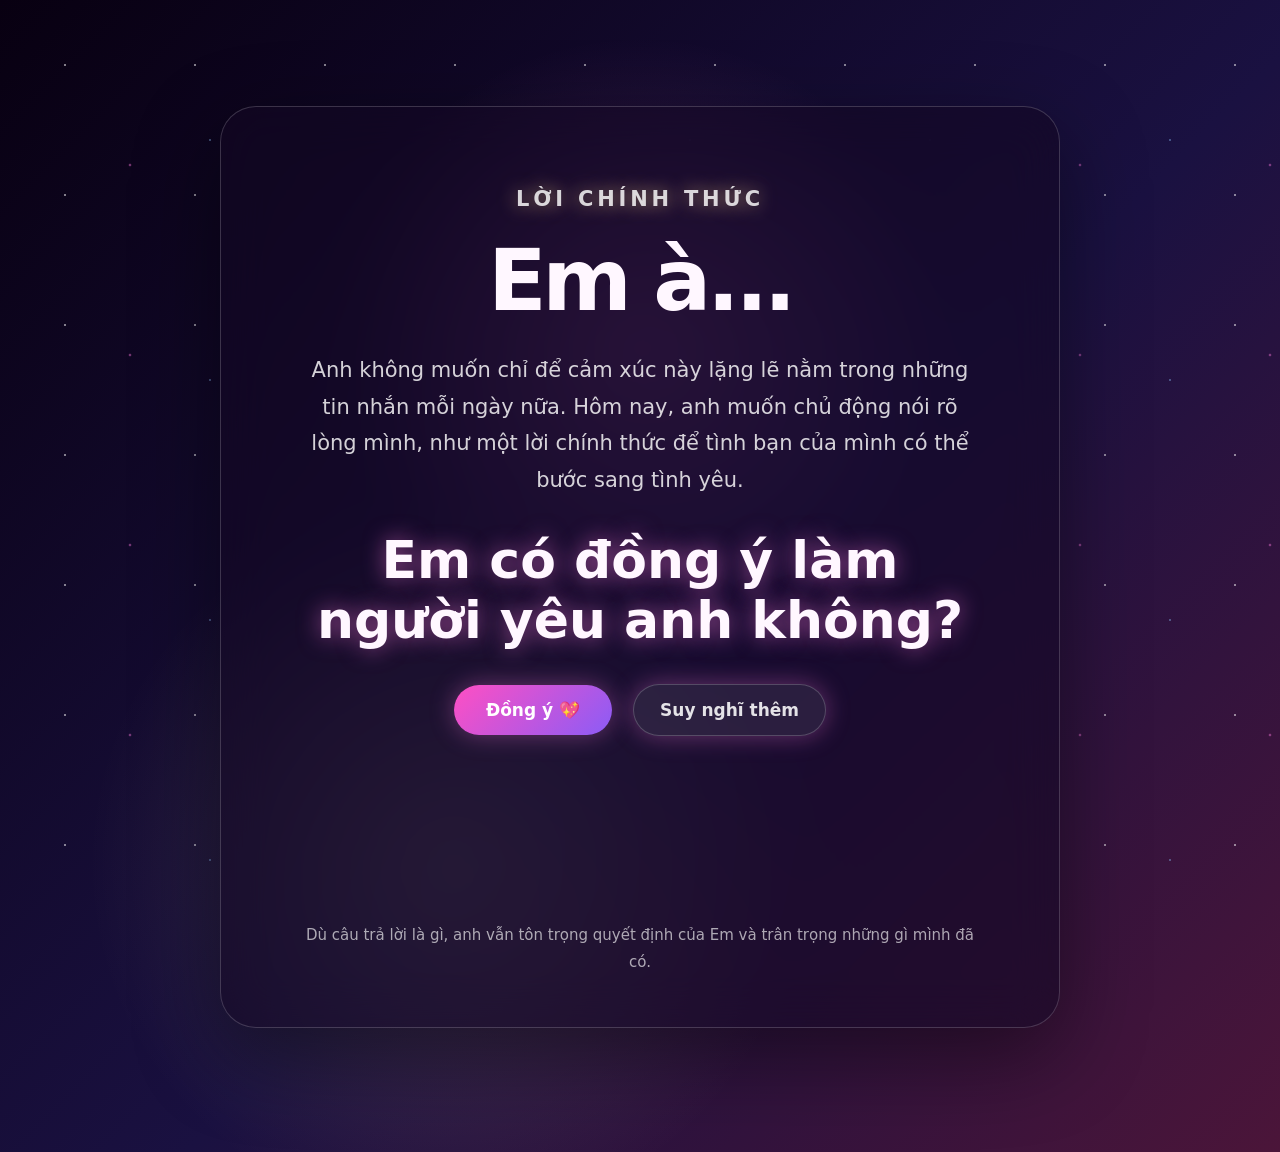
<file: choice.html>
<!DOCTYPE html>
<html lang="vi">
<head>
  <meta charset="UTF-8" />
  <meta name="viewport" content="width=device-width, initial-scale=1.0, viewport-fit=cover" />
  <title>Một câu hỏi dành cho Em</title>
  <link rel="stylesheet" href="assets/css/style.css" />
</head>
<body class="choice-page">
  <div class="choice-sky"></div>
  <main class="choice-card">
    <p class="eyebrow">Lời chính thức</p>
    <h1>Em à...</h1>
    <p>
      Anh không muốn chỉ để cảm xúc này lặng lẽ nằm trong những tin nhắn mỗi ngày nữa.
      Hôm nay, anh muốn chủ động nói rõ lòng mình, như một lời chính thức để tình bạn của mình
      có thể bước sang tình yêu.
    </p>
    <h2>Em có đồng ý làm người yêu anh không?</h2>

    <div class="choice-actions" id="choiceArea">
      <button class="yes-btn" id="yesBtn" type="button">Đồng ý 💖</button>
      <button class="think-btn" id="thinkBtn" type="button">Suy nghĩ thêm</button>
    </div>

    <p class="choice-note" id="choiceNote">
      Dù câu trả lời là gì, anh vẫn tôn trọng quyết định của Em và trân trọng những gì mình đã có.
    </p>
  </main>

  <script src="assets/js/choice.js"></script>
</body>
</html>
</file>
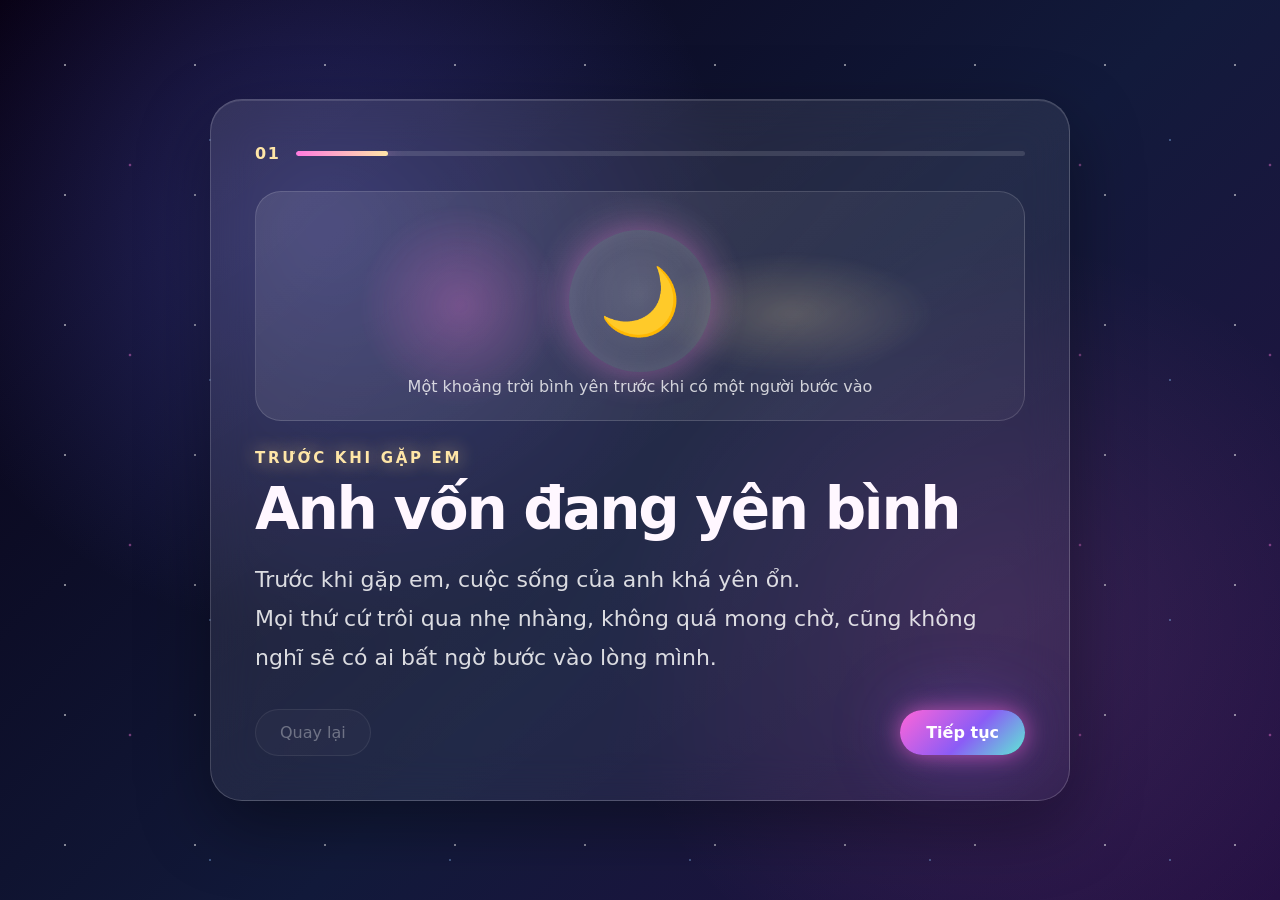
<file: story.html>
<!DOCTYPE html>
<html lang="vi">
<head>
  <meta charset="UTF-8" />
  <meta name="viewport" content="width=device-width, initial-scale=1.0, viewport-fit=cover" />
  <title>Câu chuyện gửi Em</title>
  <link rel="stylesheet" href="assets/css/style.css" />
</head>
<body class="story-page story-bg-peace">
  <div class="story-stars"></div>

  <main class="story-shell">
    <section class="story-card" id="storyCard">
      <div class="story-topline">
        <span id="storyStep">01</span>
        <div class="progress-track"><div class="progress-bar" id="progressBar"></div></div>
      </div>

      <div class="scene-frame">
        <div class="scene-orb" id="sceneOrb">🌙</div>
        <div class="scene-caption" id="sceneCaption">Một ngày bình yên</div>
      </div>

      <p class="eyebrow" id="storyTag">Mở đầu</p>
      <h1 id="storyTitle">Anh vốn đang yên bình</h1>
      <p class="story-text" id="storyText"></p>

      <div class="story-actions">
        <button class="ghost-btn" id="backBtn" type="button">Quay lại</button>
        <button class="primary-btn compact" id="nextBtn" type="button">Tiếp tục</button>
      </div>
    </section>
  </main>

  <script src="assets/js/story.js"></script>
</body>
</html>
</file>
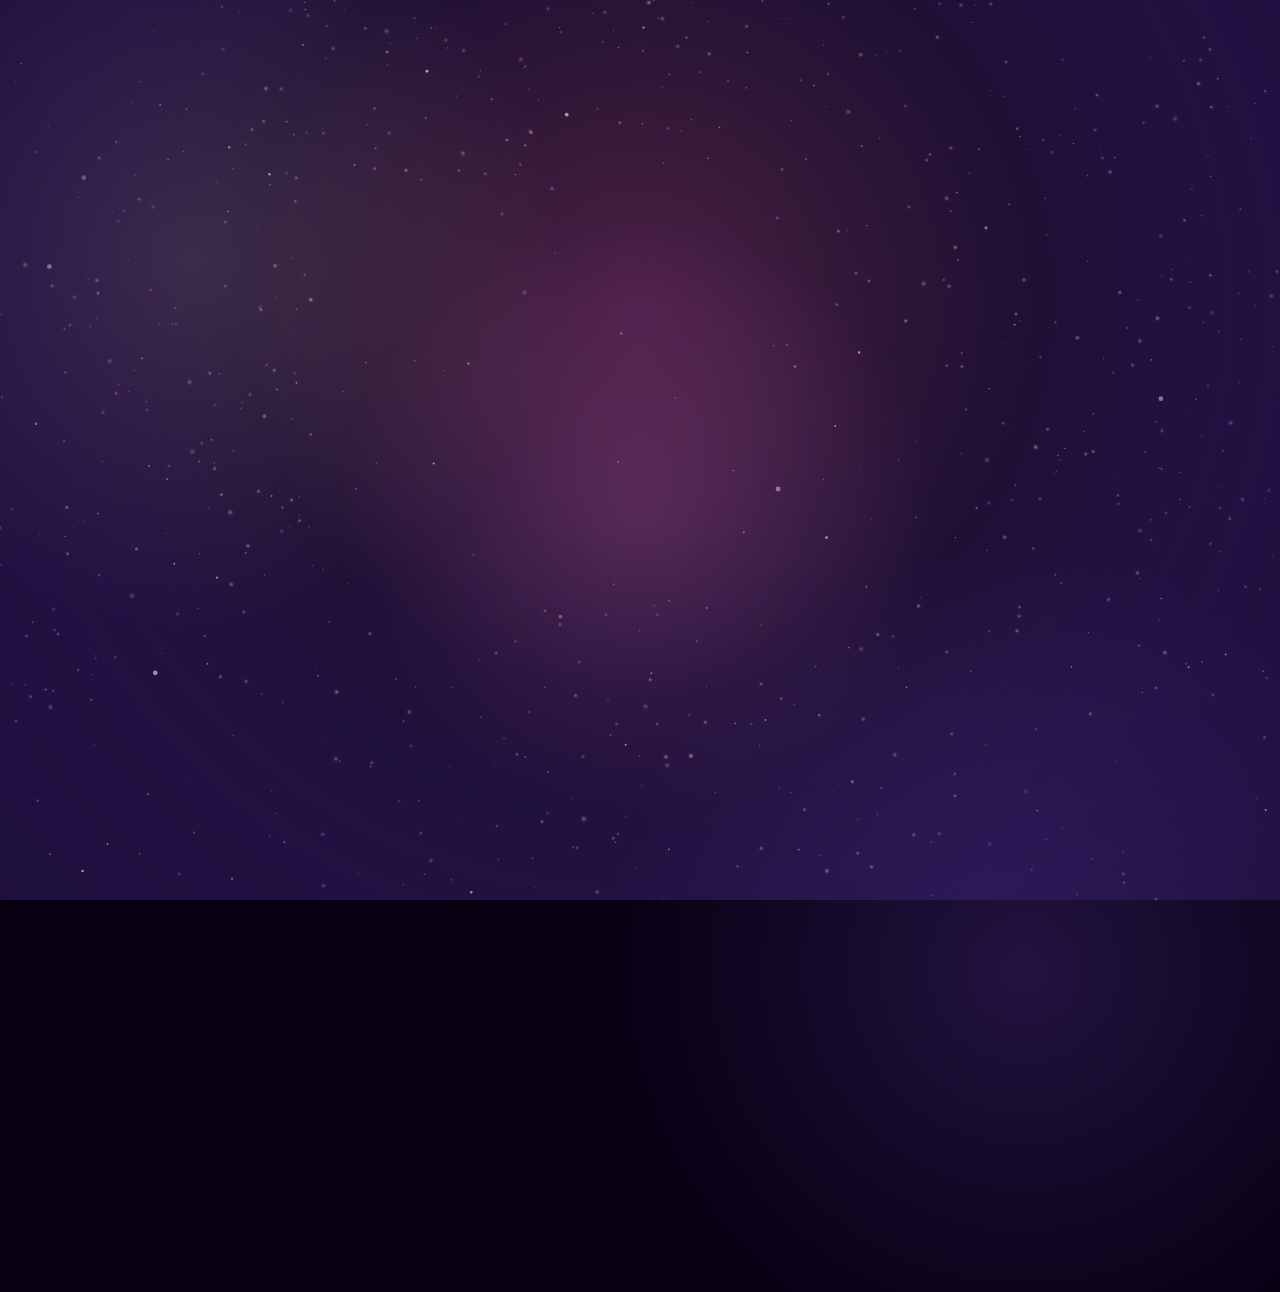
<file: yes.html>
<!DOCTYPE html>
<html lang="vi">
<head>
  <meta charset="UTF-8" />
  <meta name="viewport" content="width=device-width, initial-scale=1.0, viewport-fit=cover" />
  <title>Cảm ơn Em</title>
  <link rel="stylesheet" href="assets/css/style.css" />
</head>
<body class="yes-page">
  <canvas id="heartCanvas" aria-label="Trái tim bằng điểm sáng"></canvas>
  <div class="floating-hearts" id="floatingHearts" aria-hidden="true"></div>

  <button class="promise-toggle" id="promiseToggle" type="button" aria-controls="promiseCard">
    Hiện lời hứa
  </button>

  <main class="promise-card promise-card-hidden" id="promiseCard" aria-live="polite">
    <p class="eyebrow">Cảm ơn Em đã đồng ý</p>
    <h1>Từ hôm nay, anh sẽ yêu thương Em bằng sự chân thành nhất.</h1>

    <div class="promise-list">
      <p>💗 Anh hứa sẽ luôn nghiêm túc với tình cảm này, không chỉ trong khoảnh khắc hôm nay... mà cả những ngày sau.</p>
      <p>🌷 Anh sẽ lắng nghe khi em vui, ở bên khi em buồn, và tôn trọng cảm xúc của em.</p>
      <p>🌙 Dù cách nhau rất xa, nhưng anh mong thời gian chỉ giúp chúng ta càng yêu nhau hơn.</p>
      <p>✨ Anh không hứa mọi thứ sẽ hoàn hảo, nhưng anh hứa sẽ tử tế, chân thành và cố gắng vì tình yêu này.</p>
    </div>

    <p class="signature">— Người đã tìm thấy em giữa bầu trời đầy sao</p>
  </main>

  <script src="assets/js/yes-heart.js"></script>
</body>
</html>
</file>
<file: assets/css/style.css>
:root {
  --bg: #070012;
  --white: #fff7ff;
  --soft: rgba(255, 247, 255, 0.78);
  --pink: #ff7adf;
  --pink-2: #ffb3ee;
  --violet: #8b5cf6;
  --gold: #ffe6a7;
  --glass: rgba(20, 10, 36, 0.56);
  --glass-2: rgba(255, 255, 255, 0.08);
  --border: rgba(255, 255, 255, 0.18);
}

* {
  margin: 0;
  padding: 0;
  box-sizing: border-box;
}

html,
body {
  width: 100%;
  min-height: 100%;
  background: var(--bg);
  color: var(--white);
  font-family: "Segoe UI", system-ui, -apple-system, BlinkMacSystemFont, Arial, sans-serif;
}

button {
  font: inherit;
}

/* ===================== INTRO ===================== */
.intro-page {
  height: 100vh;
  overflow: hidden;
  background:
    radial-gradient(circle at 50% 45%, rgba(92, 40, 140, 0.25), transparent 35%),
    #070012;
}

#galaxyCanvas {
  position: fixed;
  inset: 0;
  width: 100%;
  height: 100%;
  display: block;
  cursor: grab;
  touch-action: none;
}

#galaxyCanvas:active {
  cursor: grabbing;
}

.intro-content {
  position: fixed;
  left: 50%;
  top: 47%;
  transform: translate(-50%, -50%);
  z-index: 3;
  width: min(760px, calc(100vw - 36px));
  text-align: center;
  pointer-events: none;
  transition: opacity 0.8s ease, transform 0.8s ease;
}

.intro-content.hide {
  opacity: 0;
  transform: translate(-50%, -54%) scale(0.96);
}

.eyebrow {
  color: var(--gold);
  text-transform: uppercase;
  letter-spacing: 0.18em;
  font-size: clamp(12px, 1.8vw, 15px);
  font-weight: 700;
  text-shadow: 0 0 18px rgba(255, 218, 138, 0.65);
}

.intro-content h1 {
  margin-top: 12px;
  font-size: clamp(48px, 10vw, 112px);
  line-height: 0.95;
  letter-spacing: -0.05em;
  text-shadow:
    0 0 22px rgba(255, 122, 223, 0.72),
    0 0 80px rgba(139, 92, 246, 0.55);
}

.intro-text {
  width: min(660px, 100%);
  margin: 22px auto 0;
  color: var(--soft);
  font-size: clamp(16px, 2.2vw, 21px);
  line-height: 1.75;
}

.primary-btn,
.ghost-btn,
.yes-btn,
.think-btn {
  position: relative;
  isolation: isolate;
  border: 0;
  cursor: pointer;
  border-radius: 999px;
  color: white;
  transition: transform 0.25s ease, box-shadow 0.25s ease, opacity 0.25s ease;
}

.primary-btn {
  pointer-events: auto;
  margin-top: 34px;
  padding: 16px 34px;
  font-size: clamp(16px, 2.1vw, 19px);
  font-weight: 700;
  background: linear-gradient(135deg, #ff65d8, #8b5cf6 55%, #5eead4);
  box-shadow:
    0 0 22px rgba(255, 101, 216, 0.62),
    0 0 70px rgba(139, 92, 246, 0.42);
  overflow: hidden;
}

.primary-btn.compact {
  margin-top: 0;
  padding: 13px 26px;
  font-size: 16px;
}

.primary-btn:hover,
.yes-btn:hover {
  transform: translateY(-3px) scale(1.03);
}

.primary-btn:disabled {
  opacity: 0.7;
  cursor: wait;
}

.btn-glow {
  position: absolute;
  inset: -70%;
  z-index: -1;
  background: conic-gradient(from 0deg, transparent, rgba(255, 255, 255, 0.65), transparent 35%);
  animation: rotateGlow 2.8s linear infinite;
}

@keyframes rotateGlow {
  to { transform: rotate(360deg); }
}

.drag-hint {
  position: fixed;
  left: 50%;
  bottom: 26px;
  z-index: 3;
  transform: translateX(-50%);
  color: rgba(255, 255, 255, 0.78);
  font-size: 14px;
  letter-spacing: 0.04em;
  text-align: center;
  pointer-events: none;
  text-shadow: 0 0 14px rgba(255, 140, 240, 0.95);
  animation: floatHint 1.8s ease-in-out infinite;
  transition: opacity 0.6s ease;
}

.drag-hint.hide {
  opacity: 0;
}

.drag-hint span {
  display: block;
  margin-bottom: 7px;
  font-size: 26px;
}

@keyframes floatHint {
  0%, 100% { transform: translateX(-50%) translateY(0); opacity: 0.58; }
  50% { transform: translateX(-50%) translateY(-8px); opacity: 1; }
}

.transition-text {
  position: fixed;
  left: 50%;
  top: 50%;
  z-index: 4;
  transform: translate(-50%, -50%) scale(0.92);
  width: min(560px, calc(100vw - 32px));
  opacity: 0;
  pointer-events: none;
  text-align: center;
  font-size: clamp(22px, 5vw, 46px);
  line-height: 1.25;
  font-weight: 800;
  color: white;
  text-shadow:
    0 0 18px rgba(255, 122, 223, 0.95),
    0 0 80px rgba(255, 255, 255, 0.62);
  transition: opacity 0.7s ease, transform 0.7s ease;
}

.transition-text.show {
  opacity: 1;
  transform: translate(-50%, -50%) scale(1);
}

/* ===================== STORY ===================== */
.story-page {
  min-height: 100vh;
  overflow-x: hidden;
  background: #0b0618;
  transition: background 0.7s ease;
}

.story-bg-peace {
  background:
    radial-gradient(circle at 25% 25%, rgba(99, 102, 241, 0.32), transparent 35%),
    radial-gradient(circle at 78% 70%, rgba(255, 122, 223, 0.12), transparent 33%),
    linear-gradient(135deg, #070012, #121a3b 55%, #261144);
}

.story-bg-meet {
  background:
    radial-gradient(circle at 72% 23%, rgba(255, 184, 108, 0.28), transparent 28%),
    radial-gradient(circle at 35% 75%, rgba(244, 114, 182, 0.23), transparent 35%),
    linear-gradient(135deg, #100017, #25165f 55%, #3b1238);
}

.story-bg-chat {
  background:
    radial-gradient(circle at 30% 30%, rgba(94, 234, 212, 0.16), transparent 28%),
    radial-gradient(circle at 75% 55%, rgba(255, 122, 223, 0.2), transparent 35%),
    linear-gradient(135deg, #030712, #111827 48%, #37123c);
}

.story-bg-screen {
  background:
    radial-gradient(circle at 50% 10%, rgba(147, 197, 253, 0.22), transparent 32%),
    linear-gradient(135deg, #060113, #12163d 50%, #2a0d33);
}

.story-bg-care {
  background:
    radial-gradient(circle at 25% 70%, rgba(96, 165, 250, 0.22), transparent 35%),
    radial-gradient(circle at 72% 30%, rgba(251, 113, 133, 0.24), transparent 30%),
    linear-gradient(135deg, #080014, #18213f 48%, #3b102d);
}

.story-bg-change {
  background:
    radial-gradient(circle at 72% 35%, rgba(252, 211, 77, 0.18), transparent 28%),
    radial-gradient(circle at 28% 65%, rgba(255, 122, 223, 0.22), transparent 35%),
    linear-gradient(135deg, #070012, #27184e 50%, #401633);
}

.story-bg-feeling {
  background:
    radial-gradient(circle at 50% 28%, rgba(255, 255, 255, 0.14), transparent 22%),
    radial-gradient(circle at 65% 66%, rgba(255, 122, 223, 0.21), transparent 35%),
    linear-gradient(135deg, #080011, #1a1444 55%, #43172f);
}

.story-bg-confess {
  background:
    radial-gradient(circle at 50% 45%, rgba(255, 122, 223, 0.25), transparent 32%),
    radial-gradient(circle at 50% 80%, rgba(255, 230, 167, 0.2), transparent 34%),
    linear-gradient(135deg, #090013, #301056 48%, #641943);
}

.story-stars,
.choice-sky {
  position: fixed;
  inset: 0;
  pointer-events: none;
  background-image:
    radial-gradient(circle, rgba(255,255,255,0.95) 0 1px, transparent 1.5px),
    radial-gradient(circle, rgba(255,122,223,0.8) 0 1px, transparent 1.7px),
    radial-gradient(circle, rgba(147,197,253,0.7) 0 1px, transparent 1.5px);
  background-size: 130px 130px, 190px 190px, 240px 240px;
  background-position: 0 0, 35px 70px, 90px 20px;
  opacity: 0.52;
  animation: starDrift 36s linear infinite;
}

@keyframes starDrift {
  to { background-position: 260px 260px, 415px 330px, 410px 500px; }
}

.story-shell {
  min-height: 100vh;
  display: grid;
  place-items: center;
  padding: 40px 18px;
}

.story-card {
  position: relative;
  z-index: 2;
  width: min(860px, 100%);
  padding: clamp(22px, 4vw, 44px);
  border: 1px solid var(--border);
  border-radius: 32px;
  background: linear-gradient(145deg, rgba(255, 255, 255, 0.11), rgba(255, 255, 255, 0.045));
  box-shadow:
    0 24px 70px rgba(0, 0, 0, 0.38),
    inset 0 1px 0 rgba(255, 255, 255, 0.12);
  backdrop-filter: blur(22px);
  transition: transform 0.42s ease, opacity 0.42s ease;
}

.story-card.changing {
  opacity: 0;
  transform: translateY(16px) scale(0.985);
}

.story-topline {
  display: flex;
  align-items: center;
  gap: 16px;
  color: var(--gold);
  font-weight: 800;
  letter-spacing: 0.1em;
}

.progress-track {
  flex: 1;
  height: 5px;
  overflow: hidden;
  border-radius: 999px;
  background: rgba(255, 255, 255, 0.12);
}

.progress-bar {
  height: 100%;
  width: 0;
  border-radius: inherit;
  background: linear-gradient(90deg, var(--pink), var(--gold));
  box-shadow: 0 0 18px rgba(255, 122, 223, 0.72);
  transition: width 0.45s ease;
}

.scene-frame {
  position: relative;
  margin: 28px 0;
  min-height: 230px;
  overflow: hidden;
  border-radius: 26px;
  border: 1px solid rgba(255,255,255,0.14);
  background:
    radial-gradient(circle at 50% 45%, rgba(255,255,255,0.12), transparent 26%),
    linear-gradient(135deg, rgba(255,255,255,0.1), rgba(255,255,255,0.035));
}

.scene-frame::before,
.scene-frame::after {
  content: "";
  position: absolute;
  border-radius: 999px;
  filter: blur(4px);
  opacity: 0.84;
}

.scene-frame::before {
  width: 210px;
  height: 210px;
  left: 13%;
  top: 50%;
  background: radial-gradient(circle, rgba(255, 122, 223, 0.32), transparent 68%);
  transform: translateY(-50%);
}

.scene-frame::after {
  width: 280px;
  height: 120px;
  right: 12%;
  bottom: 20%;
  background: radial-gradient(ellipse, rgba(255, 230, 167, 0.25), transparent 72%);
}

.scene-orb {
  position: absolute;
  left: 50%;
  top: 48%;
  z-index: 2;
  transform: translate(-50%, -50%);
  width: 142px;
  height: 142px;
  display: grid;
  place-items: center;
  border-radius: 50%;
  font-size: 66px;
  background: rgba(255, 255, 255, 0.08);
  box-shadow:
    0 0 35px rgba(255, 122, 223, 0.4),
    inset 0 0 24px rgba(255, 255, 255, 0.12);
  animation: sceneFloat 3.2s ease-in-out infinite;
}

.scene-caption {
  position: absolute;
  left: 50%;
  bottom: 24px;
  z-index: 2;
  transform: translateX(-50%);
  width: calc(100% - 36px);
  text-align: center;
  color: rgba(255, 255, 255, 0.78);
}

@keyframes sceneFloat {
  0%, 100% { transform: translate(-50%, -50%) translateY(0); }
  50% { transform: translate(-50%, -50%) translateY(-10px); }
}

.story-card h1 {
  margin-top: 12px;
  font-size: clamp(30px, 6vw, 58px);
  letter-spacing: -0.04em;
  line-height: 1.05;
}

.story-text {
  margin-top: 20px;
  color: rgba(255, 255, 255, 0.84);
  font-size: clamp(17px, 2.5vw, 22px);
  line-height: 1.78;
  white-space: pre-line;
}

.story-actions {
  display: flex;
  justify-content: space-between;
  align-items: center;
  gap: 14px;
  margin-top: 32px;
}

.ghost-btn {
  padding: 13px 24px;
  color: rgba(255, 255, 255, 0.82);
  border: 1px solid rgba(255, 255, 255, 0.18);
  background: rgba(255, 255, 255, 0.06);
}

.ghost-btn:disabled {
  opacity: 0.42;
  cursor: not-allowed;
}

/* ===================== CHOICE ===================== */
.choice-page {
  min-height: 100vh;
  overflow: hidden;
  display: grid;
  place-items: center;
  padding: 24px;
  background:
    radial-gradient(circle at 50% 30%, rgba(255, 122, 223, 0.2), transparent 30%),
    radial-gradient(circle at 35% 75%, rgba(255, 230, 167, 0.16), transparent 30%),
    linear-gradient(135deg, #080011, #1a1141 55%, #4b1539);
}

.choice-card {
  position: relative;
  z-index: 2;
  width: min(840px, 100%);
  min-height: 540px;
  padding: clamp(24px, 5vw, 52px);
  border-radius: 36px;
  border: 1px solid var(--border);
  background: rgba(19, 8, 35, 0.58);
  backdrop-filter: blur(24px);
  box-shadow: 0 28px 85px rgba(0,0,0,0.44);
  text-align: center;
}

.choice-card h1 {
  margin-top: 12px;
  font-size: clamp(42px, 8vw, 86px);
  letter-spacing: -0.05em;
}

.choice-card p {
  width: min(680px, 100%);
  margin: 22px auto 0;
  color: rgba(255, 255, 255, 0.82);
  font-size: clamp(16px, 2.4vw, 21px);
  line-height: 1.75;
}

.choice-card h2 {
  width: min(690px, 100%);
  margin: 32px auto 0;
  font-size: clamp(28px, 5vw, 52px);
  line-height: 1.15;
  text-shadow: 0 0 22px rgba(255, 122, 223, 0.55);
}

.choice-actions {
  position: relative;
  min-height: 120px;
  margin-top: 34px;
}

.yes-btn,
.think-btn {
  min-width: 158px;
  padding: 15px 26px;
  font-weight: 800;
  font-size: 17px;
  box-shadow: 0 0 24px rgba(255, 122, 223, 0.35);
}

.yes-btn {
  background: linear-gradient(135deg, #ff4fc3, #8b5cf6);
}

.think-btn {
  margin-left: 16px;
  color: rgba(255, 255, 255, 0.88);
  border: 1px solid rgba(255,255,255,0.2);
  background: rgba(255, 255, 255, 0.08);
  transition: left 0.45s ease, top 0.45s ease, transform 0.25s ease, opacity 0.25s ease;
}

.think-btn.moving {
  position: absolute;
  margin-left: 0;
}

.think-btn:disabled {
  opacity: 0.7;
  cursor: wait;
}

.choice-note {
  margin-top: 22px !important;
  font-size: 15px !important;
  color: rgba(255,255,255,0.64) !important;
}

/* ===================== YES / HEART ===================== */
.yes-page {
  min-height: 100vh;
  overflow: hidden;
  display: grid;
  place-items: center;
  padding: 24px;
  background:
    radial-gradient(circle at 50% 40%, rgba(255, 122, 223, 0.2), transparent 30%),
    radial-gradient(circle at 15% 20%, rgba(255, 230, 167, 0.16), transparent 25%),
    radial-gradient(circle at 80% 75%, rgba(139, 92, 246, 0.2), transparent 30%),
    #070012;
}

#heartCanvas {
  position: fixed;
  inset: 0;
  width: 100%;
  height: 100%;
  display: block;
}

.floating-hearts {
  position: fixed;
  inset: 0;
  pointer-events: none;
  overflow: hidden;
  z-index: 2;
}

.float-heart {
  position: absolute;
  bottom: -40px;
  color: rgba(255, 180, 235, 0.92);
  filter: drop-shadow(0 0 12px rgba(255, 122, 223, 0.75));
  animation: flyHeart linear forwards;
}

@keyframes flyHeart {
  0% { transform: translateY(0) translateX(0) scale(0.7) rotate(0deg); opacity: 0; }
  12% { opacity: 1; }
  100% { transform: translateY(-112vh) translateX(var(--drift)) scale(1.35) rotate(22deg); opacity: 0; }
}

.promise-card {
  position: relative;
  z-index: 3;
  width: min(780px, 100%);
  margin-top: min(30vh, 210px);
  padding: clamp(22px, 4vw, 42px);
  border: 1px solid rgba(255, 255, 255, 0.18);
  border-radius: 32px;
  background: rgba(16, 6, 30, 0.58);
  backdrop-filter: blur(18px);
  box-shadow: 0 24px 85px rgba(0,0,0,0.4);
}

.promise-card h1 {
  margin-top: 12px;
  font-size: clamp(30px, 5vw, 54px);
  line-height: 1.1;
  letter-spacing: -0.04em;
  text-shadow: 0 0 24px rgba(255, 122, 223, 0.55);
}

.promise-list {
  display: grid;
  gap: 14px;
  margin-top: 24px;
}

.promise-list p {
  padding: 14px 16px;
  border: 1px solid rgba(255, 255, 255, 0.12);
  border-radius: 18px;
  color: rgba(255, 255, 255, 0.84);
  background: rgba(255, 255, 255, 0.055);
  line-height: 1.65;
}

.signature {
  margin-top: 24px;
  color: var(--gold);
  text-align: right;
  font-style: italic;
}

@media (max-width: 760px) {
  .intro-content {
    top: 44%;
  }

  .intro-content h1 {
    font-size: clamp(44px, 16vw, 76px);
  }

  .intro-text {
    font-size: 16px;
  }

  .drag-hint {
    bottom: 18px;
    width: calc(100vw - 40px);
  }

  .scene-frame {
    min-height: 190px;
  }

  .scene-orb {
    width: 112px;
    height: 112px;
    font-size: 50px;
  }

  .story-actions {
    flex-direction: column-reverse;
    align-items: stretch;
  }

  .primary-btn.compact,
  .ghost-btn {
    width: 100%;
  }

  .choice-card {
    min-height: 620px;
  }

  .choice-actions {
    min-height: 190px;
  }

  .yes-btn,
  .think-btn {
    min-width: 0;
    width: 100%;
    margin-left: 0;
    margin-top: 12px;
  }

  .think-btn.moving {
    width: auto;
    min-width: 156px;
  }

  .promise-card {
    margin-top: 34vh;
  }
}

/* ===================== RESPONSIVE / SCROLL REFINEMENT ===================== */
html {
  min-height: 100%;
  scroll-behavior: smooth;
}

body {
  min-height: 100svh;
  overflow-x: hidden;
  overflow-y: auto;
}

body.intro-page,
body.story-page,
body.choice-page,
body.yes-page {
  min-height: 100svh;
}

.intro-page {
  height: auto;
  min-height: 100svh;
  overflow-y: auto;
  overflow-x: hidden;
}

#galaxyCanvas,
#heartCanvas {
  height: 100svh;
}

.intro-content {
  position: relative;
  left: auto;
  top: auto;
  transform: none;
  min-height: 100svh;
  width: min(820px, calc(100vw - 32px));
  margin: 0 auto;
  padding: clamp(84px, 14svh, 150px) 0 clamp(110px, 16svh, 170px);
  display: flex;
  flex-direction: column;
  justify-content: center;
}

.intro-content.hide {
  transform: scale(0.96) translateY(-18px);
}

.story-shell {
  min-height: 100svh;
  padding: clamp(20px, 5svh, 56px) clamp(14px, 4vw, 32px);
}

.story-card,
.choice-card,
.promise-card {
  max-height: none;
}

.choice-page {
  overflow-y: auto;
  padding: clamp(18px, 4vw, 34px);
  align-items: start;
}

.choice-card {
  min-height: auto;
  margin: clamp(28px, 8svh, 82px) auto clamp(70px, 10svh, 110px);
}

.choice-actions {
  min-height: clamp(142px, 24svh, 220px);
}

.yes-page {
  overflow-y: auto;
  align-items: start;
  padding: clamp(16px, 4vw, 28px);
}

.promise-toggle {
  position: fixed;
  right: max(14px, env(safe-area-inset-right));
  top: max(14px, env(safe-area-inset-top));
  z-index: 8;
  border: 1px solid rgba(255,255,255,0.22);
  border-radius: 999px;
  padding: 10px 16px;
  color: rgba(255,255,255,0.92);
  background: rgba(20, 8, 38, 0.62);
  backdrop-filter: blur(16px);
  box-shadow: 0 12px 36px rgba(0,0,0,0.35), 0 0 22px rgba(255,122,223,0.22);
  cursor: pointer;
}

.promise-card {
  margin: min(56svh, 430px) auto 8svh;
  transition: opacity 0.55s ease, transform 0.55s ease, visibility 0.55s ease;
}

.promise-card.promise-card-hidden {
  opacity: 0;
  visibility: hidden;
  pointer-events: none;
  transform: translateY(22px) scale(0.96);
}

.promise-card.promise-card-visible {
  opacity: 1;
  visibility: visible;
  pointer-events: auto;
  transform: translateY(0) scale(1);
}

.music-control {
  position: fixed;
  left: max(14px, env(safe-area-inset-left));
  bottom: max(14px, env(safe-area-inset-bottom));
  z-index: 9;
  display: flex;
  align-items: center;
  gap: 8px;
  border: 1px solid rgba(255,255,255,0.2);
  border-radius: 999px;
  padding: 10px 14px;
  color: rgba(255,255,255,0.88);
  background: rgba(18, 7, 33, 0.62);
  backdrop-filter: blur(16px);
  box-shadow: 0 12px 38px rgba(0,0,0,0.34), 0 0 24px rgba(139,92,246,0.22);
  cursor: pointer;
  user-select: none;
}

.music-control .music-dot {
  width: 8px;
  height: 8px;
  border-radius: 50%;
  background: rgba(255,255,255,0.55);
  box-shadow: 0 0 10px rgba(255,255,255,0.4);
}

.music-control.is-playing .music-dot {
  background: #ff9de8;
  box-shadow: 0 0 14px rgba(255,157,232,0.95);
  animation: musicPulse 1.2s ease-in-out infinite;
}

@keyframes musicPulse {
  0%, 100% { transform: scale(0.85); opacity: 0.75; }
  50% { transform: scale(1.35); opacity: 1; }
}

@media (max-width: 900px) {
  .story-card {
    border-radius: 26px;
  }

  .scene-frame {
    min-height: clamp(180px, 30svh, 260px);
  }
}

@media (max-width: 760px) {
  .intro-content {
    top: auto;
    min-height: 100svh;
    width: min(100% - 28px, 620px);
    padding-top: clamp(78px, 12svh, 120px);
    padding-bottom: 126px;
  }

  .intro-content h1 {
    font-size: clamp(42px, 15vw, 76px);
    line-height: 1;
  }

  .story-shell {
    display: block;
    padding: 18px 14px 82px;
  }

  .story-card {
    margin: 0 auto;
    border-radius: 24px;
  }

  .choice-page {
    display: block;
    padding: 16px 12px 80px;
  }

  .choice-card {
    min-height: auto;
    margin: 22px auto 20px;
    border-radius: 26px;
  }

  .choice-actions {
    min-height: clamp(210px, 34svh, 300px);
  }

  .promise-card {
    margin-top: 48svh;
    border-radius: 24px;
  }

  .promise-toggle {
    top: auto;
    bottom: max(72px, calc(72px + env(safe-area-inset-bottom)));
    right: 12px;
    padding: 9px 13px;
    font-size: 14px;
  }

  .music-control {
    left: 12px;
    bottom: max(12px, env(safe-area-inset-bottom));
    padding: 9px 12px;
    font-size: 14px;
  }

  .drag-hint {
    bottom: 76px;
  }
}

@media (max-height: 620px) and (orientation: landscape) {
  .intro-content {
    padding-top: 60px;
    padding-bottom: 70px;
  }

  .intro-content h1 {
    font-size: clamp(38px, 9vw, 76px);
  }

  .intro-text {
    margin-top: 14px;
    line-height: 1.55;
  }

  .primary-btn {
    margin-top: 22px;
  }

  .promise-card {
    margin-top: 26svh;
  }
}

@media (prefers-reduced-motion: reduce) {
  *, *::before, *::after {
    animation-duration: 0.01ms !important;
    animation-iteration-count: 1 !important;
    transition-duration: 0.01ms !important;
  }
}

.yes-page:not(.heart-ready) .promise-toggle {
  opacity: 0;
  pointer-events: none;
  transform: translateY(8px);
}

/* ===================== PERSISTENT MUSIC SHELL ===================== */
.app-shell {
  width: 100%;
  height: 100svh;
  overflow: hidden;
  background: #070012;
}

.love-frame {
  position: fixed;
  inset: 0;
  width: 100%;
  height: 100svh;
  border: 0;
  display: block;
  background: #070012;
  opacity: 1;
  transition: opacity 0.28s ease, filter 0.28s ease;
}

.love-frame.is-changing {
  opacity: 0.72;
  filter: blur(3px);
}

.music-tip {
  position: fixed;
  left: max(14px, env(safe-area-inset-left));
  bottom: max(68px, calc(68px + env(safe-area-inset-bottom)));
  z-index: 12;
  width: min(320px, calc(100vw - 28px));
  padding: 10px 13px;
  border: 1px solid rgba(255,255,255,0.18);
  border-radius: 18px;
  color: rgba(255,255,255,0.86);
  background: rgba(18, 7, 33, 0.72);
  backdrop-filter: blur(16px);
  box-shadow: 0 14px 38px rgba(0,0,0,0.38);
  font-size: 13px;
  line-height: 1.5;
  opacity: 0;
  transform: translateY(8px);
  pointer-events: none;
  transition: opacity 0.28s ease, transform 0.28s ease;
}

.music-tip.show {
  opacity: 1;
  transform: translateY(0);
}

@media (max-width: 760px) {
  .app-shell .music-control {
    left: 12px;
    bottom: max(12px, env(safe-area-inset-bottom));
  }

  .music-tip {
    bottom: max(62px, calc(62px + env(safe-area-inset-bottom)));
    font-size: 12px;
  }
}

/* Thanh cuộn nhẹ, hợp với nền tối */
html {
  scrollbar-width: thin;
  scrollbar-color: rgba(255, 122, 223, 0.55) rgba(255, 255, 255, 0.06);
}

::-webkit-scrollbar {
  width: 9px;
  height: 9px;
}

::-webkit-scrollbar-track {
  background: rgba(255, 255, 255, 0.05);
}

::-webkit-scrollbar-thumb {
  border-radius: 999px;
  background: linear-gradient(180deg, rgba(255, 122, 223, 0.72), rgba(139, 92, 246, 0.65));
}

.yes-page {
  scrollbar-gutter: stable;
}

.music-area {
  position: fixed;
  left: max(14px, env(safe-area-inset-left));
  bottom: max(14px, env(safe-area-inset-bottom));
  z-index: 80;
  display: flex;
  align-items: center;
  gap: 10px;
}

/* Vì nút nhạc cũ có thể đang position: fixed,
   dòng này giúp nó nằm gọn trong cụm music-area */
.music-area .music-control {
  position: static;
}

.made-by {
  color: rgba(255, 225, 245, 0.96);
  font-size: 15px;
  font-family: "Segoe Script", "Brush Script MT", cursive;
  letter-spacing: 0.6px;
  white-space: nowrap;
  user-select: none;
  text-shadow:
    0 0 10px rgba(255, 120, 210, 0.9),
    0 0 26px rgba(180, 100, 255, 0.6);
}
</file>
